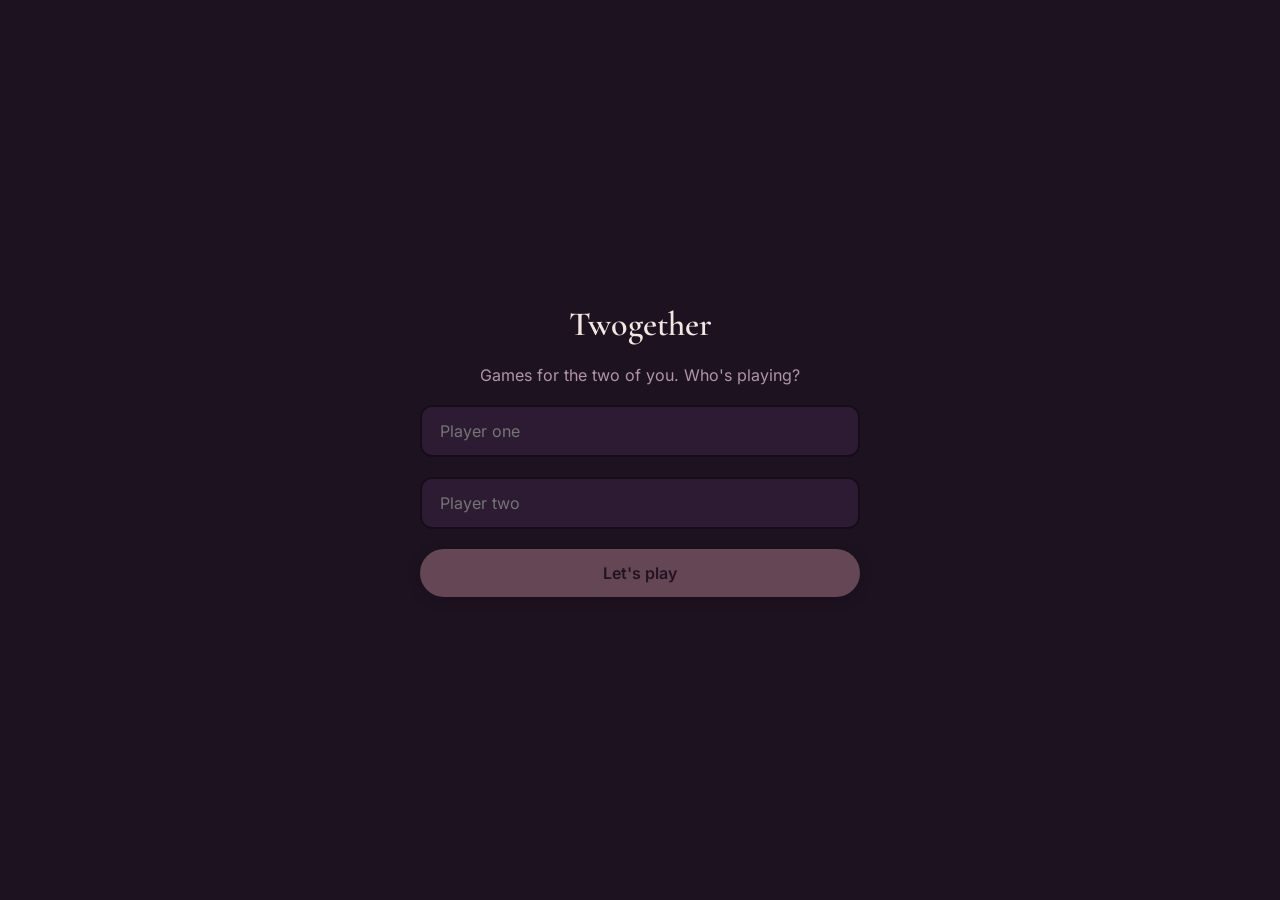
<file: index.html>
<!doctype html>
<html lang="en">
  <head>
    <meta charset="UTF-8" />
    <meta name="viewport" content="width=device-width, initial-scale=1.0, maximum-scale=1.0, user-scalable=no" />
    <meta name="theme-color" content="#1d1220" />
    <link rel="manifest" href="/manifest.json" />
    <link rel="apple-touch-icon" href="/apple-touch-icon.png" />
    <link rel="icon" type="image/png" href="/icon-512.png" />
    <meta name="apple-mobile-web-app-capable" content="yes" />
    <meta name="apple-mobile-web-app-status-bar-style" content="default" />
    <meta name="apple-mobile-web-app-title" content="Twogether" />
    <title>Twogether</title>
    <script type="module" crossorigin src="/assets/index-CGEO4vlk.js"></script>
    <link rel="stylesheet" crossorigin href="/assets/index-CnwKChNc.css">
  </head>
  <body>
    <div id="root"></div>
  </body>
</html>
</file>
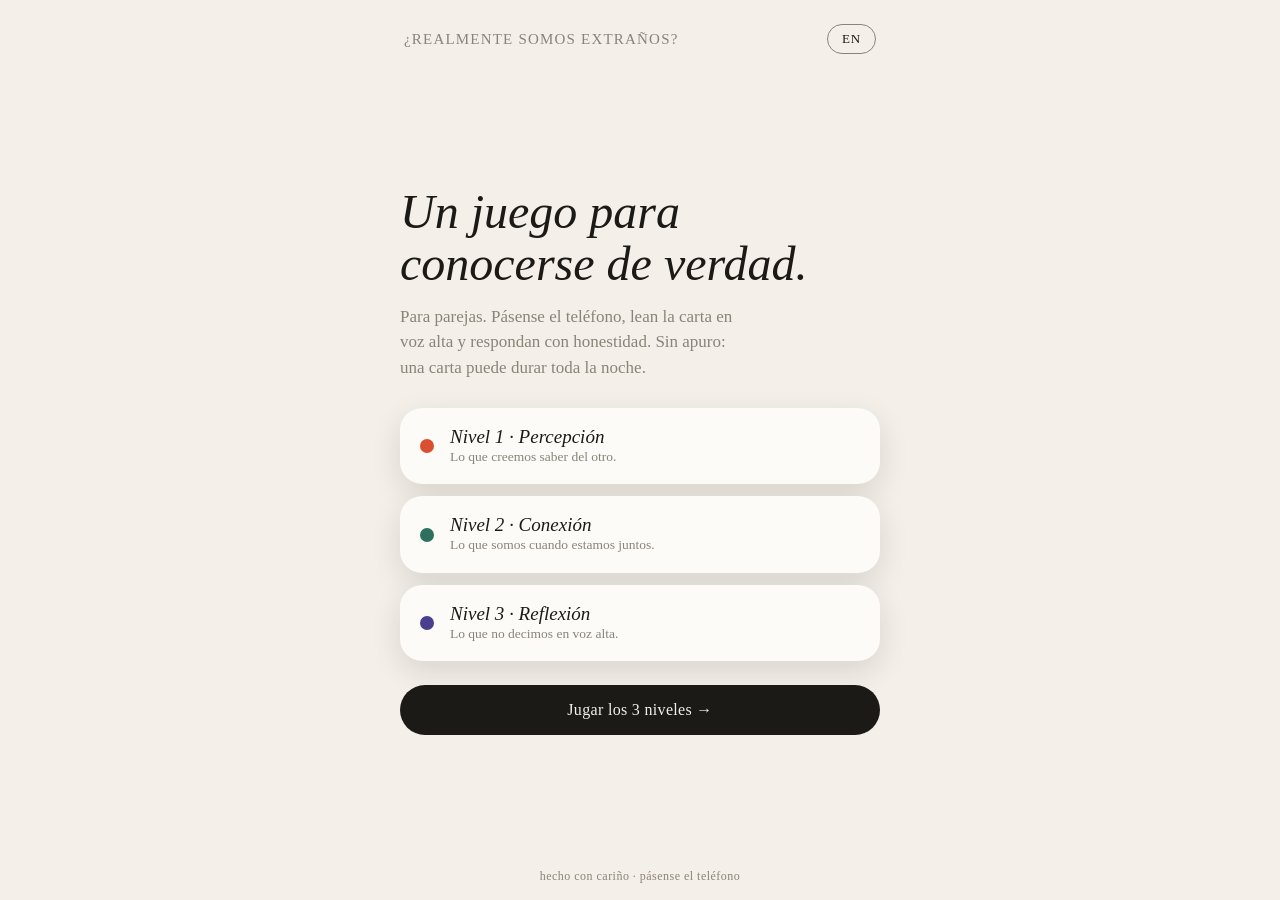
<file: extranos/index.html>
<!DOCTYPE html>
<html lang="es">
<head>
<meta charset="UTF-8">
<meta name="viewport" content="width=device-width, initial-scale=1.0, viewport-fit=cover">
<title>¿Realmente somos extraños? · Are We Really Strangers?</title>
<meta name="description" content="Un juego de cartas para parejas. Tres niveles para conocerse de verdad.">
<style>
  :root {
    --bg: #f4efe8;
    --ink: #1c1a17;
    --card-bg: #fdfbf7;
    --accent: #d94f30;
    --accent-soft: #f3d9d1;
    --muted: #8a8378;
    --lvl1: #d94f30;
    --lvl2: #2f6f5e;
    --lvl3: #4a3f8f;
    --wild: #b8860b;
    --radius: 22px;
    --shadow: 0 10px 30px rgba(28, 26, 23, .12);
  }
  @media (prefers-color-scheme: dark) {
    :root {
      --bg: #17150f;
      --ink: #f0ebe2;
      --card-bg: #221f18;
      --accent: #ff6a45;
      --accent-soft: #3a2620;
      --muted: #9a927f;
      --shadow: 0 10px 30px rgba(0, 0, 0, .5);
    }
  }
  * { margin: 0; padding: 0; box-sizing: border-box; }
  html, body { height: 100%; }
  body {
    font-family: Georgia, 'Times New Roman', serif;
    background: var(--bg);
    color: var(--ink);
    display: flex;
    flex-direction: column;
    align-items: center;
    min-height: 100dvh;
    padding: max(env(safe-area-inset-top), 16px) 16px max(env(safe-area-inset-bottom), 16px);
    -webkit-tap-highlight-color: transparent;
    user-select: none;
  }
  header {
    width: 100%;
    max-width: 480px;
    display: flex;
    justify-content: space-between;
    align-items: center;
    padding: 8px 4px 16px;
  }
  header h1 {
    font-size: 15px;
    font-weight: normal;
    letter-spacing: .08em;
    text-transform: uppercase;
    color: var(--muted);
  }
  .lang-toggle {
    font-family: inherit;
    font-size: 13px;
    letter-spacing: .06em;
    background: none;
    border: 1px solid var(--muted);
    color: var(--ink);
    border-radius: 999px;
    padding: 6px 14px;
    cursor: pointer;
  }
  main {
    width: 100%;
    max-width: 480px;
    flex: 1;
    display: flex;
    flex-direction: column;
    justify-content: center;
    gap: 20px;
  }
  /* ---------- intro screen ---------- */
  .screen { display: none; flex-direction: column; gap: 20px; }
  .screen.active { display: flex; }
  .intro-title {
    font-size: clamp(34px, 9vw, 48px);
    line-height: 1.08;
    font-style: italic;
  }
  .intro-sub { font-size: 17px; line-height: 1.5; color: var(--muted); max-width: 40ch; }
  .level-pick { display: flex; flex-direction: column; gap: 12px; margin-top: 8px; }
  .level-btn {
    font-family: inherit;
    text-align: left;
    background: var(--card-bg);
    border: none;
    border-radius: var(--radius);
    padding: 18px 20px;
    cursor: pointer;
    box-shadow: var(--shadow);
    display: flex;
    align-items: center;
    gap: 16px;
    color: var(--ink);
    transition: transform .15s ease;
  }
  .level-btn:active { transform: scale(.98); }
  .level-dot { width: 14px; height: 14px; border-radius: 50%; flex: none; }
  .level-btn .lb-name { font-size: 19px; font-style: italic; }
  .level-btn .lb-desc { font-size: 13.5px; color: var(--muted); margin-top: 3px; line-height: 1.35; }
  .full-run {
    margin-top: 4px;
    font-family: inherit;
    font-size: 16px;
    background: var(--ink);
    color: var(--bg);
    border: none;
    border-radius: 999px;
    padding: 16px 24px;
    cursor: pointer;
    letter-spacing: .02em;
  }
  /* ---------- game screen ---------- */
  .hud {
    display: flex;
    justify-content: space-between;
    align-items: baseline;
    font-size: 13px;
    letter-spacing: .07em;
    text-transform: uppercase;
    color: var(--muted);
    padding: 0 6px;
  }
  .progress-track {
    height: 3px;
    background: var(--accent-soft);
    border-radius: 3px;
    overflow: hidden;
  }
  .progress-fill { height: 100%; width: 0%; background: var(--accent); transition: width .35s ease; }
  .card-stage { perspective: 1200px; min-height: 380px; display: flex; }
  .card {
    flex: 1;
    background: var(--card-bg);
    border-radius: var(--radius);
    box-shadow: var(--shadow);
    display: flex;
    flex-direction: column;
    justify-content: space-between;
    padding: 28px 26px;
    cursor: pointer;
    transform-style: preserve-3d;
    animation: deal .4s ease;
    border-top: 5px solid var(--accent);
  }
  @keyframes deal {
    from { opacity: 0; transform: translateY(24px) rotate(-1.5deg); }
    to   { opacity: 1; transform: translateY(0) rotate(0); }
  }
  .card.leaving { animation: fly .3s ease forwards; }
  @keyframes fly {
    to { opacity: 0; transform: translateX(-60px) rotate(-4deg); }
  }
  .card-tag { font-size: 12px; letter-spacing: .14em; text-transform: uppercase; color: var(--muted); }
  .card-q {
    font-size: clamp(24px, 6.4vw, 32px);
    line-height: 1.3;
    font-style: italic;
    margin: 24px 0;
  }
  .card-hint { font-size: 13px; color: var(--muted); text-align: right; }
  .game-controls { display: flex; gap: 10px; }
  .game-controls button {
    font-family: inherit;
    font-size: 15px;
    border-radius: 999px;
    padding: 14px 0;
    cursor: pointer;
    border: 1px solid var(--muted);
    background: none;
    color: var(--ink);
    flex: 1;
  }
  .game-controls .next-btn {
    background: var(--ink);
    color: var(--bg);
    border-color: var(--ink);
    flex: 2;
  }
  /* ---------- end screen ---------- */
  .end-title { font-size: clamp(30px, 8vw, 42px); font-style: italic; line-height: 1.15; }
  .end-sub { font-size: 17px; line-height: 1.55; color: var(--muted); }
  footer { padding-top: 18px; font-size: 12px; color: var(--muted); letter-spacing: .04em; }
</style>
</head>
<body>

<header>
  <h1 id="brand">¿Realmente somos extraños?</h1>
  <button class="lang-toggle" id="langBtn" aria-label="Cambiar idioma">EN</button>
</header>

<main>
  <!-- intro -->
  <section class="screen active" id="introScreen">
    <div>
      <div class="intro-title" id="introTitle"></div>
      <p class="intro-sub" id="introSub" style="margin-top:14px"></p>
    </div>
    <div class="level-pick" id="levelPick"></div>
    <button class="full-run" id="fullRunBtn"></button>
  </section>

  <!-- game -->
  <section class="screen" id="gameScreen">
    <div class="hud">
      <span id="hudLevel"></span>
      <span id="hudCount"></span>
    </div>
    <div class="progress-track"><div class="progress-fill" id="progressFill"></div></div>
    <div class="card-stage">
      <div class="card" id="card">
        <div class="card-tag" id="cardTag"></div>
        <div class="card-q" id="cardQ"></div>
        <div class="card-hint" id="cardHint"></div>
      </div>
    </div>
    <div class="game-controls">
      <button id="quitBtn"></button>
      <button class="next-btn" id="nextBtn"></button>
    </div>
  </section>

  <!-- end -->
  <section class="screen" id="endScreen">
    <div class="end-title" id="endTitle"></div>
    <p class="end-sub" id="endSub"></p>
    <button class="full-run" id="againBtn"></button>
  </section>
</main>

<footer id="footer"></footer>

<script>
'use strict';

/* ------------------------------------------------------------------ */
/* Deck — couples edition. 3 levels + wildcards.                       */
/* Each card: { es, en }                                               */
/* ------------------------------------------------------------------ */
const DECK = {
  1: [
    { es: '¿Cuál fue tu primera impresión de mí, honestamente?', en: 'What was your honest first impression of me?' },
    { es: '¿Qué crees que la gente malinterpreta de mí?', en: 'What do you think people misunderstand about me?' },
    { es: '¿Qué canción crees que describe nuestra relación?', en: 'What song do you think describes our relationship?' },
    { es: '¿En qué crees que soy mejor que tú? ¿Y tú mejor que yo?', en: 'What do you think I do better than you? And you better than me?' },
    { es: '¿Qué hábito mío te pareció raro al principio y ahora te gusta?', en: 'Which habit of mine seemed odd at first but you like now?' },
    { es: '¿Cómo crees que te describiría a mis amigos?', en: 'How do you think I describe you to my friends?' },
    { es: '¿Qué crees que me quita el sueño últimamente?', en: 'What do you think keeps me up at night lately?' },
    { es: '¿Cuál crees que es mi recuerdo favorito de nosotros?', en: 'What do you think is my favorite memory of us?' },
    { es: '¿Qué parte de mi rutina diaria te parece un misterio?', en: 'What part of my daily routine is still a mystery to you?' },
    { es: '¿Qué crees que admiro más de ti?', en: 'What do you think I admire most about you?' },
    { es: 'Si tuvieras que apostar: ¿cuál es mi miedo más tonto?', en: 'If you had to bet: what is my silliest fear?' },
    { es: '¿Qué plato crees que pediría siempre si solo pudiera comer uno?', en: 'What dish do you think I would order forever if I could only eat one?' },
  ],
  2: [
    { es: '¿Cuándo te sentiste más orgulloso/a de mí?', en: 'When did you feel proudest of me?' },
    { es: '¿Qué momento difícil superamos que nos hizo más fuertes?', en: 'What hard moment did we get through that made us stronger?' },
    { es: '¿Qué es algo que nunca me has agradecido en voz alta?', en: 'What is something you have never thanked me for out loud?' },
    { es: '¿En qué momento supiste que esto era en serio?', en: 'When did you know this was serious?' },
    { es: '¿Qué te da miedo pedirme?', en: 'What are you afraid to ask me for?' },
    { es: '¿Qué versión de mí te gusta más: la de lunes por la mañana o la de sábado por la noche? ¿Por qué?', en: 'Which version of me do you like more: Monday morning or Saturday night? Why?' },
    { es: '¿Qué costumbre de tu familia quieres que tengamos nosotros?', en: 'Which tradition from your family do you want us to keep?' },
    { es: '¿Cuándo fue la última vez que te hice sentir realmente visto/a?', en: 'When was the last time I made you feel truly seen?' },
    { es: '¿Qué discusión nuestra te enseñó algo sobre ti?', en: 'Which argument of ours taught you something about yourself?' },
    { es: '¿Qué necesitas más de mí cuando tienes un mal día?', en: 'What do you need most from me on a bad day?' },
    { es: '¿Qué sueño tuyo sientes que aún no me has contado del todo?', en: 'What dream of yours do you feel you have not fully told me yet?' },
    { es: '¿Qué te enamora de nosotros que no tiene nada que ver conmigo ni contigo, sino con lo que somos juntos?', en: 'What do you love about us that is not about me or you, but about what we are together?' },
  ],
  3: [
    { es: '¿Qué te ha enseñado esta relación sobre el amor que no sabías antes?', en: 'What has this relationship taught you about love that you did not know before?' },
    { es: '¿Qué herida tuya he ayudado a sanar? ¿Cuál sigue abierta?', en: 'Which wound of yours have I helped heal? Which one is still open?' },
    { es: '¿En qué te has convertido desde que estamos juntos?', en: 'Who have you become since we have been together?' },
    { es: '¿Qué te gustaría que nunca cambiara entre nosotros?', en: 'What do you hope never changes between us?' },
    { es: '¿Qué conversación llevamos tiempo evitando?', en: 'What conversation have we been avoiding?' },
    { es: 'Si nos vieras desde fuera, ¿qué consejo nos darías?', en: 'If you saw us from the outside, what advice would you give us?' },
    { es: '¿Cómo quieres que nos cuidemos cuando seamos viejos?', en: 'How do you want us to take care of each other when we are old?' },
    { es: '¿Qué perdón me debes? ¿Qué perdón te debo?', en: 'What apology do you owe me? What apology do I owe you?' },
    { es: '¿Qué le dirías a la versión de ti que existía justo antes de conocerme?', en: 'What would you tell the version of you that existed right before meeting me?' },
    { es: '¿Qué es lo más valiente que hemos hecho como pareja?', en: 'What is the bravest thing we have done as a couple?' },
    { es: '¿Qué promesa quieres hacerme hoy, sin que sea una fecha especial?', en: 'What promise do you want to make me today, with no special occasion?' },
    { es: 'Mírame 30 segundos en silencio. Luego dime qué viste.', en: 'Look at me in silence for 30 seconds. Then tell me what you saw.' },
  ],
  wild: [
    { es: 'COMODÍN: Abracémonos hasta que uno de los dos se ría.', en: 'WILDCARD: Hug until one of us laughs.' },
    { es: 'COMODÍN: Muéstrame la última foto de tu galería y cuéntame la historia real.', en: 'WILDCARD: Show me the last photo in your gallery and tell me the real story.' },
    { es: 'COMODÍN: Dime tres cosas que te gustan de mí en menos de 10 segundos. Ya.', en: 'WILDCARD: Tell me three things you like about me in under 10 seconds. Go.' },
    { es: 'COMODÍN: Escribe en mi mano, con el dedo, una palabra. Tengo que adivinarla.', en: 'WILDCARD: Trace one word on my hand with your finger. I have to guess it.' },
    { es: 'COMODÍN: Ambos respondan a la vez: ¿playa o montaña para escaparnos mañana?', en: 'WILDCARD: Both answer at once: beach or mountains for a getaway tomorrow?' },
    { es: 'COMODÍN: El que está leyendo elige: un beso o un secreto.', en: 'WILDCARD: Whoever is reading chooses: a kiss or a secret.' },
  ],
};

const UI = {
  es: {
    brand: '¿Realmente somos extraños?',
    introTitle: 'Un juego para\nconocerse de verdad.',
    introSub: 'Para parejas. Pásense el teléfono, lean la carta en voz alta y respondan con honestidad. Sin apuro: una carta puede durar toda la noche.',
    levels: {
      1: { name: 'Nivel 1 · Percepción', desc: 'Lo que creemos saber del otro.' },
      2: { name: 'Nivel 2 · Conexión', desc: 'Lo que somos cuando estamos juntos.' },
      3: { name: 'Nivel 3 · Reflexión', desc: 'Lo que no decimos en voz alta.' },
    },
    fullRun: 'Jugar los 3 niveles →',
    hudLevel: { 1: 'Percepción', 2: 'Conexión', 3: 'Reflexión', wild: 'Comodín' },
    cardTagWild: 'Comodín',
    cardHint: 'toca la carta o "siguiente" para continuar',
    next: 'Siguiente carta',
    quit: 'Salir',
    card: 'carta',
    of: 'de',
    endTitle: 'Ya no son\ntan extraños.',
    endSub: 'Se acabaron las cartas, no la conversación. Guarden una pregunta para la próxima cita.',
    again: 'Jugar de nuevo',
    footer: 'hecho con cariño · pásense el teléfono',
  },
  en: {
    brand: 'Are we really strangers?',
    introTitle: 'A game to truly\nknow each other.',
    introSub: 'For couples. Pass the phone, read the card out loud, and answer honestly. No rush: one card can last all night.',
    levels: {
      1: { name: 'Level 1 · Perception', desc: 'What we think we know about each other.' },
      2: { name: 'Level 2 · Connection', desc: 'Who we are when we are together.' },
      3: { name: 'Level 3 · Reflection', desc: 'What we do not say out loud.' },
    },
    fullRun: 'Play all 3 levels →',
    hudLevel: { 1: 'Perception', 2: 'Connection', 3: 'Reflection', wild: 'Wildcard' },
    cardTagWild: 'Wildcard',
    cardHint: 'tap the card or "next" to continue',
    next: 'Next card',
    quit: 'Exit',
    card: 'card',
    of: 'of',
    endTitle: 'Not such\nstrangers anymore.',
    endSub: 'The cards are done, the conversation is not. Save one question for your next date.',
    again: 'Play again',
    footer: 'made with love · pass the phone',
  },
};

const LEVEL_COLORS = { 1: 'var(--lvl1)', 2: 'var(--lvl2)', 3: 'var(--lvl3)', wild: 'var(--wild)' };

// localStorage throws in sandboxed frames (e.g. artifact/iframe embeds) — degrade to in-memory
const store = {
  get(k) { try { return localStorage.getItem(k); } catch { return null; } },
  set(k, v) { try { localStorage.setItem(k, v); } catch { /* no persistence */ } },
};

let lang = store.get('awrs-lang') || 'es';
let queue = [];   // [{level, es, en}]
let index = 0;

const $ = (id) => document.getElementById(id);

function shuffle(arr) {
  const a = arr.slice();
  for (let i = a.length - 1; i > 0; i--) {
    const j = Math.floor(Math.random() * (i + 1));
    [a[i], a[j]] = [a[j], a[i]];
  }
  return a;
}

function buildQueue(levels) {
  const q = [];
  const wilds = shuffle(DECK.wild);
  levels.forEach((lvl, li) => {
    const cards = shuffle(DECK[lvl]).map(c => ({ ...c, level: lvl }));
    // slip one wildcard into the middle of each level
    const wild = wilds[li % wilds.length];
    cards.splice(Math.floor(cards.length / 2), 0, { ...wild, level: 'wild' });
    q.push(...cards);
  });
  return q;
}

function show(screenId) {
  document.querySelectorAll('.screen').forEach(s => s.classList.remove('active'));
  $(screenId).classList.add('active');
}

function renderStatic() {
  const t = UI[lang];
  document.documentElement.lang = lang;
  $('brand').textContent = t.brand;
  $('langBtn').textContent = lang === 'es' ? 'EN' : 'ES';
  $('introTitle').innerText = t.introTitle;
  $('introSub').textContent = t.introSub;
  $('fullRunBtn').textContent = t.fullRun;
  $('quitBtn').textContent = t.quit;
  $('nextBtn').textContent = t.next;
  $('endTitle').innerText = t.endTitle;
  $('endSub').textContent = t.endSub;
  $('againBtn').textContent = t.again;
  $('footer').textContent = t.footer;

  const pick = $('levelPick');
  pick.innerHTML = '';
  [1, 2, 3].forEach(lvl => {
    const b = document.createElement('button');
    b.className = 'level-btn';
    b.innerHTML = `<span class="level-dot" style="background:${LEVEL_COLORS[lvl]}"></span>
      <span><span class="lb-name">${t.levels[lvl].name}</span><br><span class="lb-desc">${t.levels[lvl].desc}</span></span>`;
    b.addEventListener('click', () => startGame([lvl]));
    pick.appendChild(b);
  });

  if ($('gameScreen').classList.contains('active')) renderCard(false);
}

function startGame(levels) {
  queue = buildQueue(levels);
  index = 0;
  show('gameScreen');
  renderCard(true);
}

function renderCard(animate) {
  const t = UI[lang];
  const item = queue[index];
  const card = $('card');
  const isWild = item.level === 'wild';
  card.style.borderTopColor = LEVEL_COLORS[item.level];
  $('cardTag').textContent = isWild ? t.cardTagWild : t.hudLevel[item.level];
  $('cardQ').textContent = item[lang];
  $('cardHint').textContent = t.cardHint;
  $('hudLevel').textContent = isWild ? t.hudLevel.wild : t.hudLevel[item.level];
  $('hudCount').textContent = `${t.card} ${index + 1} ${t.of} ${queue.length}`;
  $('progressFill').style.width = `${((index + 1) / queue.length) * 100}%`;
  if (animate) {
    card.classList.remove('leaving');
    card.style.animation = 'none';
    void card.offsetWidth; // restart the deal animation
    card.style.animation = '';
  }
}

function nextCard() {
  if (index >= queue.length - 1) {
    show('endScreen');
    return;
  }
  const card = $('card');
  card.classList.add('leaving');
  setTimeout(() => {
    card.classList.remove('leaving');
    index++;
    renderCard(true);
  }, 280);
}

$('langBtn').addEventListener('click', () => {
  lang = lang === 'es' ? 'en' : 'es';
  store.set('awrs-lang', lang);
  renderStatic();
});
$('fullRunBtn').addEventListener('click', () => startGame([1, 2, 3]));
$('card').addEventListener('click', nextCard);
$('nextBtn').addEventListener('click', nextCard);
$('quitBtn').addEventListener('click', () => show('introScreen'));
$('againBtn').addEventListener('click', () => show('introScreen'));

renderStatic();
</script>
</body>
</html>
</file>
<file: assets/index-CnwKChNc.css>
@font-face{font-family:Cormorant Garamond;font-style:normal;font-display:swap;font-weight:500;src:url(/assets/cormorant-garamond-cyrillic-ext-500-normal-Yta7XZ9C.woff2)format("woff2"),url(/assets/cormorant-garamond-cyrillic-ext-500-normal-lsPpqi9g.woff)format("woff");unicode-range:U+460-52F,U+1C80-1C8A,U+20B4,U+2DE0-2DFF,U+A640-A69F,U+FE2E-FE2F}@font-face{font-family:Cormorant Garamond;font-style:normal;font-display:swap;font-weight:500;src:url(/assets/cormorant-garamond-cyrillic-500-normal-CyAY5ZLS.woff2)format("woff2"),url(/assets/cormorant-garamond-cyrillic-500-normal-DkJXBcIH.woff)format("woff");unicode-range:U+301,U+400-45F,U+490-491,U+4B0-4B1,U+2116}@font-face{font-family:Cormorant Garamond;font-style:normal;font-display:swap;font-weight:500;src:url(/assets/cormorant-garamond-vietnamese-500-normal-BZGLGj12.woff2)format("woff2"),url(/assets/cormorant-garamond-vietnamese-500-normal-DqXqCC0q.woff)format("woff");unicode-range:U+102-103,U+110-111,U+128-129,U+168-169,U+1A0-1A1,U+1AF-1B0,U+300-301,U+303-304,U+308-309,U+323,U+329,U+1EA0-1EF9,U+20AB}@font-face{font-family:Cormorant Garamond;font-style:normal;font-display:swap;font-weight:500;src:url(/assets/cormorant-garamond-latin-ext-500-normal-CH1kM7og.woff2)format("woff2"),url(/assets/cormorant-garamond-latin-ext-500-normal-DYeaGGzO.woff)format("woff");unicode-range:U+100-2BA,U+2BD-2C5,U+2C7-2CC,U+2CE-2D7,U+2DD-2FF,U+304,U+308,U+329,U+1D00-1DBF,U+1E00-1E9F,U+1EF2-1EFF,U+2020,U+20A0-20AB,U+20AD-20C0,U+2113,U+2C60-2C7F,U+A720-A7FF}@font-face{font-family:Cormorant Garamond;font-style:normal;font-display:swap;font-weight:500;src:url(/assets/cormorant-garamond-latin-500-normal-BsRWmXhO.woff2)format("woff2"),url(/assets/cormorant-garamond-latin-500-normal-zIXX3Q-H.woff)format("woff");unicode-range:U+??,U+131,U+152-153,U+2BB-2BC,U+2C6,U+2DA,U+2DC,U+304,U+308,U+329,U+2000-206F,U+20AC,U+2122,U+2191,U+2193,U+2212,U+2215,U+FEFF,U+FFFD}@font-face{font-family:Cormorant Garamond;font-style:normal;font-display:swap;font-weight:600;src:url(/assets/cormorant-garamond-cyrillic-ext-600-normal-BMhMHfrj.woff2)format("woff2"),url(/assets/cormorant-garamond-cyrillic-ext-600-normal-CsIYWmWK.woff)format("woff");unicode-range:U+460-52F,U+1C80-1C8A,U+20B4,U+2DE0-2DFF,U+A640-A69F,U+FE2E-FE2F}@font-face{font-family:Cormorant Garamond;font-style:normal;font-display:swap;font-weight:600;src:url(/assets/cormorant-garamond-cyrillic-600-normal-C2atO-64.woff2)format("woff2"),url(/assets/cormorant-garamond-cyrillic-600-normal-FNmA3REe.woff)format("woff");unicode-range:U+301,U+400-45F,U+490-491,U+4B0-4B1,U+2116}@font-face{font-family:Cormorant Garamond;font-style:normal;font-display:swap;font-weight:600;src:url(/assets/cormorant-garamond-vietnamese-600-normal-BoXdMtcr.woff2)format("woff2"),url(/assets/cormorant-garamond-vietnamese-600-normal-C4HEjEaf.woff)format("woff");unicode-range:U+102-103,U+110-111,U+128-129,U+168-169,U+1A0-1A1,U+1AF-1B0,U+300-301,U+303-304,U+308-309,U+323,U+329,U+1EA0-1EF9,U+20AB}@font-face{font-family:Cormorant Garamond;font-style:normal;font-display:swap;font-weight:600;src:url(/assets/cormorant-garamond-latin-ext-600-normal-DaBc-lu7.woff2)format("woff2"),url(/assets/cormorant-garamond-latin-ext-600-normal-Dk3-quAP.woff)format("woff");unicode-range:U+100-2BA,U+2BD-2C5,U+2C7-2CC,U+2CE-2D7,U+2DD-2FF,U+304,U+308,U+329,U+1D00-1DBF,U+1E00-1E9F,U+1EF2-1EFF,U+2020,U+20A0-20AB,U+20AD-20C0,U+2113,U+2C60-2C7F,U+A720-A7FF}@font-face{font-family:Cormorant Garamond;font-style:normal;font-display:swap;font-weight:600;src:url(/assets/cormorant-garamond-latin-600-normal-Co1r35X9.woff2)format("woff2"),url(/assets/cormorant-garamond-latin-600-normal-2CBVLo0M.woff)format("woff");unicode-range:U+??,U+131,U+152-153,U+2BB-2BC,U+2C6,U+2DA,U+2DC,U+304,U+308,U+329,U+2000-206F,U+20AC,U+2122,U+2191,U+2193,U+2212,U+2215,U+FEFF,U+FFFD}@font-face{font-family:Cormorant Garamond;font-style:normal;font-display:swap;font-weight:700;src:url(/assets/cormorant-garamond-cyrillic-ext-700-normal-Do0rx6yy.woff2)format("woff2"),url(/assets/cormorant-garamond-cyrillic-ext-700-normal-BaW-xaxb.woff)format("woff");unicode-range:U+460-52F,U+1C80-1C8A,U+20B4,U+2DE0-2DFF,U+A640-A69F,U+FE2E-FE2F}@font-face{font-family:Cormorant Garamond;font-style:normal;font-display:swap;font-weight:700;src:url(/assets/cormorant-garamond-cyrillic-700-normal-SLG_-a_c.woff2)format("woff2"),url(/assets/cormorant-garamond-cyrillic-700-normal-D3uyJ5DH.woff)format("woff");unicode-range:U+301,U+400-45F,U+490-491,U+4B0-4B1,U+2116}@font-face{font-family:Cormorant Garamond;font-style:normal;font-display:swap;font-weight:700;src:url(/assets/cormorant-garamond-vietnamese-700-normal--OtHbi1I.woff2)format("woff2"),url(/assets/cormorant-garamond-vietnamese-700-normal-GOTdnRS1.woff)format("woff");unicode-range:U+102-103,U+110-111,U+128-129,U+168-169,U+1A0-1A1,U+1AF-1B0,U+300-301,U+303-304,U+308-309,U+323,U+329,U+1EA0-1EF9,U+20AB}@font-face{font-family:Cormorant Garamond;font-style:normal;font-display:swap;font-weight:700;src:url(/assets/cormorant-garamond-latin-ext-700-normal-CNjt5vTB.woff2)format("woff2"),url(/assets/cormorant-garamond-latin-ext-700-normal-qRbaVVD7.woff)format("woff");unicode-range:U+100-2BA,U+2BD-2C5,U+2C7-2CC,U+2CE-2D7,U+2DD-2FF,U+304,U+308,U+329,U+1D00-1DBF,U+1E00-1E9F,U+1EF2-1EFF,U+2020,U+20A0-20AB,U+20AD-20C0,U+2113,U+2C60-2C7F,U+A720-A7FF}@font-face{font-family:Cormorant Garamond;font-style:normal;font-display:swap;font-weight:700;src:url(/assets/cormorant-garamond-latin-700-normal-DajfzrDU.woff2)format("woff2"),url(/assets/cormorant-garamond-latin-700-normal-O25Qpphb.woff)format("woff");unicode-range:U+??,U+131,U+152-153,U+2BB-2BC,U+2C6,U+2DA,U+2DC,U+304,U+308,U+329,U+2000-206F,U+20AC,U+2122,U+2191,U+2193,U+2212,U+2215,U+FEFF,U+FFFD}@font-face{font-family:Cormorant Garamond;font-style:italic;font-display:swap;font-weight:500;src:url(/assets/cormorant-garamond-cyrillic-ext-500-italic-ClXnudBg.woff2)format("woff2"),url(/assets/cormorant-garamond-cyrillic-ext-500-italic-DakTmaFY.woff)format("woff");unicode-range:U+460-52F,U+1C80-1C8A,U+20B4,U+2DE0-2DFF,U+A640-A69F,U+FE2E-FE2F}@font-face{font-family:Cormorant Garamond;font-style:italic;font-display:swap;font-weight:500;src:url(/assets/cormorant-garamond-cyrillic-500-italic-DVnfXoMy.woff2)format("woff2"),url(/assets/cormorant-garamond-cyrillic-500-italic-C9gO-8KC.woff)format("woff");unicode-range:U+301,U+400-45F,U+490-491,U+4B0-4B1,U+2116}@font-face{font-family:Cormorant Garamond;font-style:italic;font-display:swap;font-weight:500;src:url(/assets/cormorant-garamond-vietnamese-500-italic-D3igDnAQ.woff2)format("woff2"),url(/assets/cormorant-garamond-vietnamese-500-italic-C-296ow0.woff)format("woff");unicode-range:U+102-103,U+110-111,U+128-129,U+168-169,U+1A0-1A1,U+1AF-1B0,U+300-301,U+303-304,U+308-309,U+323,U+329,U+1EA0-1EF9,U+20AB}@font-face{font-family:Cormorant Garamond;font-style:italic;font-display:swap;font-weight:500;src:url(/assets/cormorant-garamond-latin-ext-500-italic-CE7zdTnu.woff2)format("woff2"),url(/assets/cormorant-garamond-latin-ext-500-italic-CalKM9tT.woff)format("woff");unicode-range:U+100-2BA,U+2BD-2C5,U+2C7-2CC,U+2CE-2D7,U+2DD-2FF,U+304,U+308,U+329,U+1D00-1DBF,U+1E00-1E9F,U+1EF2-1EFF,U+2020,U+20A0-20AB,U+20AD-20C0,U+2113,U+2C60-2C7F,U+A720-A7FF}@font-face{font-family:Cormorant Garamond;font-style:italic;font-display:swap;font-weight:500;src:url(/assets/cormorant-garamond-latin-500-italic-Y14P-dkT.woff2)format("woff2"),url(/assets/cormorant-garamond-latin-500-italic-DhNIfkTX.woff)format("woff");unicode-range:U+??,U+131,U+152-153,U+2BB-2BC,U+2C6,U+2DA,U+2DC,U+304,U+308,U+329,U+2000-206F,U+20AC,U+2122,U+2191,U+2193,U+2212,U+2215,U+FEFF,U+FFFD}@font-face{font-family:Cormorant Garamond;font-style:italic;font-display:swap;font-weight:600;src:url(/assets/cormorant-garamond-cyrillic-ext-600-italic-o1-A_FsB.woff2)format("woff2"),url(/assets/cormorant-garamond-cyrillic-ext-600-italic-Vv_u9p1E.woff)format("woff");unicode-range:U+460-52F,U+1C80-1C8A,U+20B4,U+2DE0-2DFF,U+A640-A69F,U+FE2E-FE2F}@font-face{font-family:Cormorant Garamond;font-style:italic;font-display:swap;font-weight:600;src:url(/assets/cormorant-garamond-cyrillic-600-italic-Bp4BYShX.woff2)format("woff2"),url(/assets/cormorant-garamond-cyrillic-600-italic-DP5iIMI9.woff)format("woff");unicode-range:U+301,U+400-45F,U+490-491,U+4B0-4B1,U+2116}@font-face{font-family:Cormorant Garamond;font-style:italic;font-display:swap;font-weight:600;src:url(/assets/cormorant-garamond-vietnamese-600-italic-C3DTNE_9.woff2)format("woff2"),url(/assets/cormorant-garamond-vietnamese-600-italic-Bdap-eNg.woff)format("woff");unicode-range:U+102-103,U+110-111,U+128-129,U+168-169,U+1A0-1A1,U+1AF-1B0,U+300-301,U+303-304,U+308-309,U+323,U+329,U+1EA0-1EF9,U+20AB}@font-face{font-family:Cormorant Garamond;font-style:italic;font-display:swap;font-weight:600;src:url(/assets/cormorant-garamond-latin-ext-600-italic-DYtrqAWE.woff2)format("woff2"),url(/assets/cormorant-garamond-latin-ext-600-italic-CcucBqPp.woff)format("woff");unicode-range:U+100-2BA,U+2BD-2C5,U+2C7-2CC,U+2CE-2D7,U+2DD-2FF,U+304,U+308,U+329,U+1D00-1DBF,U+1E00-1E9F,U+1EF2-1EFF,U+2020,U+20A0-20AB,U+20AD-20C0,U+2113,U+2C60-2C7F,U+A720-A7FF}@font-face{font-family:Cormorant Garamond;font-style:italic;font-display:swap;font-weight:600;src:url(/assets/cormorant-garamond-latin-600-italic-DCuhXWyK.woff2)format("woff2"),url(/assets/cormorant-garamond-latin-600-italic-BcJbkSJ4.woff)format("woff");unicode-range:U+??,U+131,U+152-153,U+2BB-2BC,U+2C6,U+2DA,U+2DC,U+304,U+308,U+329,U+2000-206F,U+20AC,U+2122,U+2191,U+2193,U+2212,U+2215,U+FEFF,U+FFFD}@font-face{font-family:Inter;font-style:normal;font-display:swap;font-weight:400;src:url(/assets/inter-cyrillic-ext-400-normal-BQZuk6qB.woff2)format("woff2"),url(/assets/inter-cyrillic-ext-400-normal-DQukG94-.woff)format("woff");unicode-range:U+460-52F,U+1C80-1C8A,U+20B4,U+2DE0-2DFF,U+A640-A69F,U+FE2E-FE2F}@font-face{font-family:Inter;font-style:normal;font-display:swap;font-weight:400;src:url(/assets/inter-cyrillic-400-normal-obahsSVq.woff2)format("woff2"),url(/assets/inter-cyrillic-400-normal-HOLc17fK.woff)format("woff");unicode-range:U+301,U+400-45F,U+490-491,U+4B0-4B1,U+2116}@font-face{font-family:Inter;font-style:normal;font-display:swap;font-weight:400;src:url(/assets/inter-greek-ext-400-normal-DGGRlc-M.woff2)format("woff2"),url(/assets/inter-greek-ext-400-normal-KugGGMne.woff)format("woff");unicode-range:U+1F??}@font-face{font-family:Inter;font-style:normal;font-display:swap;font-weight:400;src:url(/assets/inter-greek-400-normal-B4URO6DV.woff2)format("woff2"),url(/assets/inter-greek-400-normal-q2sYcFCs.woff)format("woff");unicode-range:U+370-377,U+37A-37F,U+384-38A,U+38C,U+38E-3A1,U+3A3-3FF}@font-face{font-family:Inter;font-style:normal;font-display:swap;font-weight:400;src:url(/assets/inter-vietnamese-400-normal-DMkecbls.woff2)format("woff2"),url(/assets/inter-vietnamese-400-normal-Bbgyi5SW.woff)format("woff");unicode-range:U+102-103,U+110-111,U+128-129,U+168-169,U+1A0-1A1,U+1AF-1B0,U+300-301,U+303-304,U+308-309,U+323,U+329,U+1EA0-1EF9,U+20AB}@font-face{font-family:Inter;font-style:normal;font-display:swap;font-weight:400;src:url(/assets/inter-latin-ext-400-normal-C1nco2VV.woff2)format("woff2"),url(/assets/inter-latin-ext-400-normal-77YHD8bZ.woff)format("woff");unicode-range:U+100-2BA,U+2BD-2C5,U+2C7-2CC,U+2CE-2D7,U+2DD-2FF,U+304,U+308,U+329,U+1D00-1DBF,U+1E00-1E9F,U+1EF2-1EFF,U+2020,U+20A0-20AB,U+20AD-20C0,U+2113,U+2C60-2C7F,U+A720-A7FF}@font-face{font-family:Inter;font-style:normal;font-display:swap;font-weight:400;src:url(/assets/inter-latin-400-normal-C38fXH4l.woff2)format("woff2"),url(/assets/inter-latin-400-normal-CyCys3Eg.woff)format("woff");unicode-range:U+??,U+131,U+152-153,U+2BB-2BC,U+2C6,U+2DA,U+2DC,U+304,U+308,U+329,U+2000-206F,U+20AC,U+2122,U+2191,U+2193,U+2212,U+2215,U+FEFF,U+FFFD}@font-face{font-family:Inter;font-style:normal;font-display:swap;font-weight:600;src:url(/assets/inter-cyrillic-ext-600-normal-Dfes3d0z.woff2)format("woff2"),url(/assets/inter-cyrillic-ext-600-normal-Bcila6Z-.woff)format("woff");unicode-range:U+460-52F,U+1C80-1C8A,U+20B4,U+2DE0-2DFF,U+A640-A69F,U+FE2E-FE2F}@font-face{font-family:Inter;font-style:normal;font-display:swap;font-weight:600;src:url(/assets/inter-cyrillic-600-normal-CWCymEST.woff2)format("woff2"),url(/assets/inter-cyrillic-600-normal-4D_pXhcN.woff)format("woff");unicode-range:U+301,U+400-45F,U+490-491,U+4B0-4B1,U+2116}@font-face{font-family:Inter;font-style:normal;font-display:swap;font-weight:600;src:url(/assets/inter-greek-ext-600-normal-DRtmH8MT.woff2)format("woff2"),url(/assets/inter-greek-ext-600-normal-B8X0CLgF.woff)format("woff");unicode-range:U+1F??}@font-face{font-family:Inter;font-style:normal;font-display:swap;font-weight:600;src:url(/assets/inter-greek-600-normal-plRanbMR.woff2)format("woff2"),url(/assets/inter-greek-600-normal-BZpKdvQh.woff)format("woff");unicode-range:U+370-377,U+37A-37F,U+384-38A,U+38C,U+38E-3A1,U+3A3-3FF}@font-face{font-family:Inter;font-style:normal;font-display:swap;font-weight:600;src:url(/assets/inter-vietnamese-600-normal-Cc8MFFhd.woff2)format("woff2"),url(/assets/inter-vietnamese-600-normal-BuLX-rYi.woff)format("woff");unicode-range:U+102-103,U+110-111,U+128-129,U+168-169,U+1A0-1A1,U+1AF-1B0,U+300-301,U+303-304,U+308-309,U+323,U+329,U+1EA0-1EF9,U+20AB}@font-face{font-family:Inter;font-style:normal;font-display:swap;font-weight:600;src:url(/assets/inter-latin-ext-600-normal-D2bJ5OIk.woff2)format("woff2"),url(/assets/inter-latin-ext-600-normal-CIVaiw4L.woff)format("woff");unicode-range:U+100-2BA,U+2BD-2C5,U+2C7-2CC,U+2CE-2D7,U+2DD-2FF,U+304,U+308,U+329,U+1D00-1DBF,U+1E00-1E9F,U+1EF2-1EFF,U+2020,U+20A0-20AB,U+20AD-20C0,U+2113,U+2C60-2C7F,U+A720-A7FF}@font-face{font-family:Inter;font-style:normal;font-display:swap;font-weight:600;src:url(/assets/inter-latin-600-normal-LgqL8muc.woff2)format("woff2"),url(/assets/inter-latin-600-normal-CiBQ2DWP.woff)format("woff");unicode-range:U+??,U+131,U+152-153,U+2BB-2BC,U+2C6,U+2DA,U+2DC,U+304,U+308,U+329,U+2000-206F,U+20AC,U+2122,U+2191,U+2193,U+2212,U+2215,U+FEFF,U+FFFD}@font-face{font-family:Inter;font-style:normal;font-display:swap;font-weight:700;src:url(/assets/inter-cyrillic-ext-700-normal-BjwYoWNd.woff2)format("woff2"),url(/assets/inter-cyrillic-ext-700-normal-LO58E6JB.woff)format("woff");unicode-range:U+460-52F,U+1C80-1C8A,U+20B4,U+2DE0-2DFF,U+A640-A69F,U+FE2E-FE2F}@font-face{font-family:Inter;font-style:normal;font-display:swap;font-weight:700;src:url(/assets/inter-cyrillic-700-normal-CjBOestx.woff2)format("woff2"),url(/assets/inter-cyrillic-700-normal-DrXBdSj3.woff)format("woff");unicode-range:U+301,U+400-45F,U+490-491,U+4B0-4B1,U+2116}@font-face{font-family:Inter;font-style:normal;font-display:swap;font-weight:700;src:url(/assets/inter-greek-ext-700-normal-qfdV9bQt.woff2)format("woff2"),url(/assets/inter-greek-ext-700-normal-BoQ6DsYi.woff)format("woff");unicode-range:U+1F??}@font-face{font-family:Inter;font-style:normal;font-display:swap;font-weight:700;src:url(/assets/inter-greek-700-normal-C3JjAnD8.woff2)format("woff2"),url(/assets/inter-greek-700-normal-BUv2fZ6O.woff)format("woff");unicode-range:U+370-377,U+37A-37F,U+384-38A,U+38C,U+38E-3A1,U+3A3-3FF}@font-face{font-family:Inter;font-style:normal;font-display:swap;font-weight:700;src:url(/assets/inter-vietnamese-700-normal-DlLaEgI2.woff2)format("woff2"),url(/assets/inter-vietnamese-700-normal-BZaoP0fm.woff)format("woff");unicode-range:U+102-103,U+110-111,U+128-129,U+168-169,U+1A0-1A1,U+1AF-1B0,U+300-301,U+303-304,U+308-309,U+323,U+329,U+1EA0-1EF9,U+20AB}@font-face{font-family:Inter;font-style:normal;font-display:swap;font-weight:700;src:url(/assets/inter-latin-ext-700-normal-Ca8adRJv.woff2)format("woff2"),url(/assets/inter-latin-ext-700-normal-TidjK2hL.woff)format("woff");unicode-range:U+100-2BA,U+2BD-2C5,U+2C7-2CC,U+2CE-2D7,U+2DD-2FF,U+304,U+308,U+329,U+1D00-1DBF,U+1E00-1E9F,U+1EF2-1EFF,U+2020,U+20A0-20AB,U+20AD-20C0,U+2113,U+2C60-2C7F,U+A720-A7FF}@font-face{font-family:Inter;font-style:normal;font-display:swap;font-weight:700;src:url(/assets/inter-latin-700-normal-Yt3aPRUw.woff2)format("woff2"),url(/assets/inter-latin-700-normal-BLAVimhd.woff)format("woff");unicode-range:U+??,U+131,U+152-153,U+2BB-2BC,U+2C6,U+2DA,U+2DC,U+304,U+308,U+329,U+2000-206F,U+20AC,U+2122,U+2191,U+2193,U+2212,U+2215,U+FEFF,U+FFFD}:root{--cream:#1d1220;--cream-deep:#170d1a;--ink:#f4e6e0;--ink-soft:#b295a4;--wine:#e8a7b6;--wine-deep:#f0bdc9;--rose:#f2c4cf;--sage:#a9b895;--sage-deep:#8fa37b;--gold:#d9b36a;--dusk:#8ea0d6;--card:#2c1b33;--glass:#2c1b33d1;--shadow:0 2px 12px #00000059;--shadow-big:0 14px 44px #00000080;--radius:16px;--serif:"Cormorant Garamond", "Fraunces", Georgia, serif;--sans:"Inter", -apple-system, BlinkMacSystemFont, sans-serif}*{box-sizing:border-box;-webkit-tap-highlight-color:transparent}html,body{background:var(--cream);color:var(--ink);font-family:var(--sans);overscroll-behavior:none;margin:0;padding:0}body:before{content:"";z-index:-1;background:radial-gradient(42% 34% at 20% 14%, #8e3b5a59, transparent 70%), radial-gradient(36% 30% at 82% 10%, #d9b36a1f, transparent 70%), radial-gradient(44% 38% at 76% 84%, #5a3c824d, transparent 70%), radial-gradient(38% 32% at 14% 80%, #8e60a02e, transparent 70%), var(--cream);animation:26s ease-in-out infinite alternate bg-drift;position:fixed;inset:-20%}@keyframes bg-drift{0%{transform:translate(-2%,-1.5%)scale(1)}to{transform:translate(2%,1.5%)scale(1.06)}}#root{flex-direction:column;max-width:480px;min-height:100dvh;margin:0 auto;display:flex}h1,h2,h3{font-family:var(--serif);margin:0;font-weight:600}button{font-family:var(--sans);cursor:pointer;color:inherit;background:0 0;border:none}.btn{background:var(--wine);color:#2b1626;box-shadow:var(--shadow);border-radius:999px;justify-content:center;align-items:center;gap:8px;padding:14px 22px;font-size:16px;font-weight:600;transition:transform .12s cubic-bezier(.34,1.56,.64,1),opacity .15s,box-shadow .2s;display:inline-flex}.btn:active{transform:scale(.94)}.btn:disabled{opacity:.35;pointer-events:none}.btn--ghost{color:var(--wine);-webkit-backdrop-filter:blur(8px);background:#e8a7b614;box-shadow:inset 0 0 0 1.5px #e8a7b680}.btn--small{padding:9px 16px;font-size:14px}.screen{flex-direction:column;flex:1;padding:20px;display:flex}.card-panel{background:var(--glass);-webkit-backdrop-filter:blur(10px);border-radius:var(--radius);box-shadow:var(--shadow);border:1px solid #f2c4cf1f;padding:16px;transition:transform .12s cubic-bezier(.34,1.56,.64,1)}button.card-panel:active{transform:scale(.97)}@keyframes rise-in{0%{opacity:0;transform:translateY(16px)}to{opacity:1;transform:none}}.rise{animation:.45s cubic-bezier(.22,1,.36,1) both rise-in}.rise:nth-child(2){animation-delay:60ms}.rise:nth-child(3){animation-delay:.12s}.rise:nth-child(4){animation-delay:.18s}.rise:nth-child(5){animation-delay:.24s}.rise:nth-child(6){animation-delay:.3s}.home-wing{transition:transform .12s cubic-bezier(.34,1.56,.64,1)}.home-wing:active{transform:scale(.96)}.menu-icon{width:44px;height:44px;color:var(--wine);background:#e8a7b61f;border-radius:13px;flex-shrink:0;justify-content:center;align-items:center;display:flex}.stat{align-items:center;gap:4px;display:inline-flex}.stat svg{opacity:.65}.tabbar{z-index:40;max-width:480px;padding:8px 10px calc(10px + env(safe-area-inset-bottom,0px));-webkit-backdrop-filter:blur(16px);background:#170d1aeb;border-top:1px solid #f2c4cf1a;justify-content:space-around;margin:0 auto;display:flex;position:fixed;bottom:0;left:0;right:0}.tabbar__item{letter-spacing:.04em;color:var(--ink-soft);border-radius:12px;flex-direction:column;align-items:center;gap:3px;padding:4px 16px;font-size:10.5px;font-weight:600;transition:color .15s,transform .12s cubic-bezier(.34,1.56,.64,1);display:flex}.tabbar__item:active{transform:scale(.92)}.tabbar__item--active{color:var(--wine)}.tab-screen{padding-bottom:calc(104px + env(safe-area-inset-bottom,0px))}:is(body:has(.scene) .tabbar,body:has(.quilt) .tabbar,body:has(.mkt) .tabbar,body:has(.bal) .tabbar,body:has(.meld) .tabbar){display:none}.tile-grid{grid-template-columns:1fr 1fr;gap:12px;display:grid}.tile{aspect-ratio:4/5;box-shadow:var(--shadow);text-align:left;isolation:isolate;border-radius:20px;position:relative;overflow:hidden}.tile--wide{aspect-ratio:21/10;grid-column:1/-1}.tile__img{object-fit:cover;width:100%;height:100%;transition:transform .35s;position:absolute;inset:0}.tile:active .tile__img{transform:scale(1.05)}.tile__scrim{background:linear-gradient(#12081400 25%,#1208141f 45%,#120814d1);position:absolute;inset:0}.tile__label{z-index:2;position:absolute;bottom:12px;left:14px;right:12px}.tile__title{font-family:var(--serif);color:#fdf1ea;font-size:22px;font-weight:600;line-height:1.1;display:block}.tile__sub{color:#fdf1eabf;margin-top:3px;font-size:11.5px;display:block}.tile__icon{z-index:2;-webkit-backdrop-filter:blur(6px);color:#fdf1ea;background:#12081480;border-radius:10px;justify-content:center;align-items:center;width:32px;height:32px;display:flex;position:absolute;top:10px;left:10px}.screen-title{padding:4px 2px 8px;font-size:30px}.talk__pick{text-align:left;align-items:center;gap:14px;display:flex}.talk__pick h3{font-size:18px}.talk__blurb{color:var(--ink-soft);font-size:13px}.scene{background:var(--ink);flex-direction:column;display:flex;position:fixed;inset:0;overflow:hidden}.scene[data-tier=warmup]{--sheet-bg:#2e1a2ad1;--sheet-ink:#fbeee6;--sheet-muted:#fbeee699;--accent:#f0b06a;--hairline:#fbeee633;--overlay-ink:#3a2430;--overlay-shadow:0 1px 18px #fff8f0e6, 0 1px 3px #fff8f0cc;--scrim-top:linear-gradient(to bottom, #fff8f0b8, #fff8f047 30%, #fff8f000 52%)}.scene[data-tier=deep]{--sheet-bg:#161628c7;--sheet-ink:#f4e9e2;--sheet-muted:#f4e9e29e;--accent:#c9a24b;--hairline:#f4e9e233;--overlay-ink:#fff6e8;--overlay-shadow:0 2px 20px #0a0a18d9, 0 1px 3px #0a0a18e6;--scrim-top:linear-gradient(to bottom, #0c0c1a99, #0c0c1a38 32%, #0c0c1a00 55%)}.scene[data-tier=spicy]{--sheet-bg:#2b0e1ecc;--sheet-ink:#ffe9ee;--sheet-muted:#ffe9ee9e;--accent:#ee9db5;--hairline:#ffe9ee33;--overlay-ink:#fff0ea;--overlay-shadow:0 2px 20px #1e0810d9, 0 1px 3px #1e0810e6;--scrim-top:linear-gradient(to bottom, #1e081094, #1e081033 32%, #1e081000 55%)}.scene[data-tier=game]{--sheet-bg:#20121ccc;--sheet-ink:#f8ecec;--sheet-muted:#f8ecec9e;--accent:#e8b4c0;--hairline:#f8ecec33;--overlay-ink:#fff3ec;--overlay-shadow:0 2px 20px #14080ed9;--scrim-top:linear-gradient(to bottom, #14080e8c, #14080e2e 32%, #14080e00 55%)}.scene__bg{object-fit:cover;will-change:transform;width:100%;height:100%;animation:24s ease-in-out infinite alternate kenburns;position:absolute;inset:0}@keyframes kenburns{0%{transform:scale(1.06)translate(-1.2%,-.8%)}to{transform:scale(1.14)translate(1.2%,1%)}}.scene__scrim{background:var(--scrim-top);position:absolute;inset:0}.scene__particle{background:radial-gradient(circle at 35% 35%, #fffffff2, var(--accent,#e8b4c0) 65%, transparent 78%);pointer-events:none;filter:blur(.4px);border-radius:50%;animation:linear infinite float-up;position:absolute;bottom:-8%}@keyframes float-up{0%{transform:translateY(0)}to{transform:translateY(-108vh)}}.scene__content{z-index:2;flex-direction:column;flex:1;width:100%;max-width:480px;margin:0 auto;display:flex;position:relative;overflow-y:auto}.scene__content>*{flex-shrink:0}.scene__head{color:var(--overlay-ink);text-shadow:var(--overlay-shadow);justify-content:space-between;align-items:center;padding:18px 18px 0;font-size:13px;font-weight:700;display:flex}.scene__dots{gap:5px;display:flex}.scene__dot{background:#fffbf359;border-radius:50%;width:7px;height:7px;transition:background .3s,transform .3s}.scene__dot--done{background:#fffbf3f2}.scene__dot--now{background:var(--gold);transform:scale(1.35)}.scene__spacer{flex:12px;min-height:12px}@keyframes q-in{0%{opacity:0;transform:translateY(14px)}to{opacity:1;transform:none}}.scene__question{flex-direction:column;gap:10px;padding:20px 24px 0;animation:.55s cubic-bezier(.22,1,.36,1) both q-in;display:flex}.scene__kicker{text-transform:uppercase;letter-spacing:.16em;color:var(--overlay-ink);opacity:.85;text-shadow:var(--overlay-shadow);font-size:11.5px;font-weight:700}.scene__qtext{font-family:var(--serif);color:var(--overlay-ink);text-shadow:var(--overlay-shadow);font-size:34px;font-weight:600;line-height:1.18}.scene__sharper{font-family:var(--serif);color:var(--overlay-ink);text-shadow:var(--overlay-shadow);opacity:.95;font-size:19px;font-style:italic;line-height:1.35;animation:.4s both q-in}@keyframes sheet-in{0%{opacity:0;transform:translateY(56px)}to{opacity:1;transform:none}}.sheet{background:var(--sheet-bg);-webkit-backdrop-filter:blur(18px);border-top:1px solid var(--hairline);padding:14px 22px calc(8px + env(safe-area-inset-bottom,0px));color:var(--sheet-ink);border-radius:28px 28px 0 0;flex-direction:column;gap:8px;max-height:42dvh;animation:.5s cubic-bezier(.22,1,.36,1) both sheet-in;display:flex;overflow-y:auto}.sheet--rules{max-height:72dvh;padding:20px 22px calc(12px + env(safe-area-inset-bottom,0px));gap:11px}.sheet__kicker{text-transform:uppercase;letter-spacing:.14em;color:var(--accent);font-size:11.5px;font-weight:700}.sheet__text{font-family:var(--serif);color:var(--sheet-ink);font-size:28px;font-weight:600;line-height:1.22}.sheet__sharper-link{font-family:var(--serif);color:var(--accent);text-underline-offset:4px;align-self:flex-start;padding:0;font-size:17px;font-style:italic;-webkit-text-decoration:underline dotted;text-decoration:underline dotted}.sheet__sharper{font-family:var(--serif);color:var(--sheet-ink);opacity:.92;border-left:2px solid var(--accent);padding-left:14px;font-size:20px;font-style:italic;line-height:1.4;animation:.4s both sheet-in}.sheet__hint{color:var(--sheet-muted);margin:0;font-size:13px;font-style:italic}.sheet__wyr{flex-direction:column;display:flex}.sheet__wyr-option{font-family:var(--serif);text-align:left;color:var(--sheet-ink);border-top:1px solid var(--hairline);justify-content:space-between;align-items:center;gap:10px;padding:11px 2px;font-size:24px;font-weight:600;line-height:1.25;transition:color .15s,padding-left .2s;display:flex}.sheet__wyr-option:first-child{border-top:none}.sheet__wyr-option--picked{color:var(--accent);padding-left:10px}.sheet__wyr-option--picked:after{content:"●";color:var(--accent);font-size:12px}.sheet__opts{flex-direction:column;margin-top:2px;display:flex}.opt{border-top:1px solid var(--hairline);width:100%;font-family:var(--serif);color:var(--sheet-ink);text-align:left;justify-content:space-between;align-items:center;gap:10px;padding:11px 2px;font-size:19px;font-weight:600;transition:padding-left .15s,color .15s;display:flex}.opt:active{color:var(--accent);padding-left:10px}.opt__glyph{color:var(--accent);flex-shrink:0;font-size:17px}.opt--spark{color:var(--accent)}.sheet__footer{justify-content:center;padding-top:6px;display:flex}.sheet__exit{color:var(--sheet-muted);text-underline-offset:3px;padding:6px;font-size:12.5px;text-decoration:underline}.quilt{flex-direction:column;flex:1;gap:12px;padding:12px 14px 20px;display:flex}.quilt__header{justify-content:space-between;align-items:center;display:flex}.quilt__player{background:var(--card);box-shadow:var(--shadow);border:2px solid #0000;border-radius:12px;flex-direction:column;gap:2px;min-width:110px;padding:8px 12px;display:flex}.quilt__player--active{border-color:var(--wine)}.quilt__player-name{font-size:13px;font-weight:700}.quilt__player-stats{color:var(--ink-soft);font-size:12px}.quilt__track{background:var(--cream-deep);border-radius:999px;height:26px;position:relative;overflow:hidden}.quilt__track-mark{width:2px;position:absolute;top:0;bottom:0}.quilt__track-mark--anniversary{background:var(--gold)}.quilt__track-mark--keepsake{background:var(--rose)}.quilt__pawn{color:#fff;border-radius:50%;justify-content:center;align-items:center;width:20px;height:20px;font-size:11px;font-weight:800;transition:left .4s cubic-bezier(.2,.8,.2,1);display:flex;position:absolute;top:3px}.quilt__pawn--0{background:var(--wine)}.quilt__pawn--1{background:var(--sage-deep);top:auto;bottom:3px}.quilt__board{background:var(--cream-deep) url(/art/quilt_linen.png) center / cover;aspect-ratio:1;border-radius:12px;grid-template-columns:repeat(9,1fr);gap:2px;padding:6px;display:grid}.quilt__cell{background:#fdf6ec8c;border-radius:4px;justify-content:center;align-items:center;padding:0;font-size:14px;display:flex;position:relative}.quilt__cell--legal{box-shadow:inset 0 0 0 1.5px var(--sage);background:#dcebd2}.quilt__cell--ghost{opacity:.85;box-shadow:inset 0 0 0 2px var(--ink)}.quilt__market{gap:8px;display:flex}.quilt__market-tile{background:var(--card);box-shadow:var(--shadow);border:2px solid #0000;border-radius:12px;flex-direction:column;flex:1;align-items:center;gap:4px;padding:8px;display:flex}.quilt__market-tile--selected{border-color:var(--wine)}.quilt__market-tile:disabled{opacity:.45}.quilt__market-label{text-align:center;font-size:11px;font-weight:700;line-height:1.15}.quilt__market-costs{color:var(--ink-soft);gap:6px;font-size:11px;display:flex}.quilt__shape{gap:1.5px;display:grid}.quilt__shape-cell{border-radius:2.5px;width:11px;height:11px}.quilt__actions{flex-wrap:wrap;justify-content:center;gap:8px;display:flex}.quilt__banner{text-align:center;color:var(--wine-deep);min-height:20px;font-size:14px;font-weight:600}.quilt__peek{color:var(--ink-soft);text-align:center;font-size:12px;text-decoration:underline}.quilt__dot{border-radius:50%;width:9px;height:9px;margin-right:2px;display:inline-block}.quilt__dot--0{background:var(--wine)}.quilt__dot--1{background:var(--sage-deep)}.meld{flex-direction:column;flex:1;gap:12px;padding:14px;display:flex}.meld__head{color:var(--ink-soft);justify-content:space-between;align-items:center;font-size:13px;font-weight:600;display:flex}.meld__grid{grid-template-columns:repeat(5,1fr);gap:6px;display:grid}.meld__word{color:#3a2430;box-shadow:var(--shadow);text-align:center;background:#f5ead9 url(/art/meld_paper.png) 50%/cover;border-radius:10px;justify-content:center;align-items:center;min-height:52px;padding:12px 2px;font-size:11px;font-weight:700;line-height:1.1;display:flex;position:relative;overflow:hidden}.meld__word--found{background:var(--sage);color:#fff}.meld__word--neutral{opacity:.55}.meld__word--keygreen{box-shadow:inset 0 0 0 2px var(--sage-deep);background:#dcebd2}.meld__word--keytrap{color:#ffd9e2;background:#241318}.meld__banner{text-align:center;color:var(--wine-deep);min-height:36px;font-size:14px;font-weight:600}.meld__actions{flex-wrap:wrap;justify-content:center;gap:8px;display:flex}.meld__tokens{gap:4px;display:flex}.meld__token{background:var(--gold);border-radius:50%;width:10px;height:10px}.meld__token--spent{background:var(--cream-deep)}.mkt{flex-direction:column;flex:1;gap:12px;padding:14px;display:flex}.mkt__head{color:var(--ink-soft);justify-content:space-between;align-items:center;font-size:13px;font-weight:600;display:flex}.mkt__row{justify-content:center;gap:6px;display:flex}.mkt__card{aspect-ratio:3/4;background:var(--card);max-width:72px;box-shadow:var(--shadow);text-align:center;border:2px solid #0000;border-radius:12px;flex-direction:column;flex:1;justify-content:center;align-items:center;gap:4px;padding:4px;font-size:11px;font-weight:700;line-height:1.1;display:flex}.mkt__card--selected{border-color:var(--wine);transform:translateY(-4px)}.mkt__card--tote{background:var(--cream-deep)}.mkt__card-emoji{font-size:24px}.mkt__card-art{object-fit:contain;background:#f7ecdf;border-radius:9px;width:46px;height:60px;padding:2px}.mkt__row--stalls{box-shadow:var(--shadow);background:url(/art/market_stall_bg.png) top/cover;border-radius:14px;padding:42px 8px 10px}.mkt__section-label{text-transform:uppercase;letter-spacing:.05em;color:var(--ink-soft);font-size:12px;font-weight:700}.mkt__banner{text-align:center;color:var(--wine-deep);min-height:20px;font-size:14px;font-weight:600}.mkt__actions{flex-wrap:wrap;justify-content:center;gap:8px;display:flex}.mkt__tokens{color:var(--ink-soft);flex-wrap:wrap;justify-content:center;gap:8px;font-size:12px;display:flex}.mkt__stall{color:var(--ink-soft);justify-content:center;align-items:center;gap:10px;font-size:13px;display:flex}.bal{flex-direction:column;flex:1;gap:12px;padding:14px;display:flex}.bal__head{color:var(--ink-soft);justify-content:space-between;align-items:center;font-size:13px;font-weight:600;display:flex}.bal__leg{text-align:center}.bal__leg h3{font-size:20px}.bal__band{color:var(--ink-soft);font-size:13px}.bal__status{flex-wrap:wrap;justify-content:center;gap:14px;font-size:13px;display:flex}.bal__dice{justify-content:center;gap:10px;display:flex}.bal__die{color:#3a2430;width:54px;height:54px;box-shadow:var(--shadow);font-size:26px;font-weight:800;font-family:var(--serif);background:#f5ead9;border:2px solid #0000;border-radius:12px;justify-content:center;align-items:center;display:flex}.bal__die--selected{border-color:var(--wine);transform:translateY(-3px)}.bal__die--used{opacity:.3}.bal__slots{flex-direction:column;gap:8px;display:flex}.bal__slot{background:var(--card);box-shadow:var(--shadow);text-align:left;border:2px dashed #0000;border-radius:12px;align-items:center;gap:10px;padding:10px 14px;display:flex}.bal__slot--open{border-color:var(--sage)}.bal__slot--filled{border-style:solid;border-color:var(--cream-deep)}.bal__slot-emoji{font-size:22px}.bal__slot-info{flex-direction:column;flex:1;display:flex}.bal__slot-title{font-size:14px;font-weight:700}.bal__slot-note{color:var(--ink-soft);font-size:12px}.bal__slot-die{font-family:var(--serif);text-align:center;min-width:28px;font-size:20px;font-weight:800}.bal__banner{text-align:center;color:var(--wine-deep);min-height:20px;font-size:14px;font-weight:600}.bal__actions{flex-wrap:wrap;justify-content:center;gap:8px;display:flex}.bal__outcome{flex-direction:column;gap:6px;font-size:14px;display:flex}.bal__outcome-row{background:var(--card);box-shadow:var(--shadow);border-radius:10px;justify-content:space-between;padding:8px 12px;display:flex}
</file>
